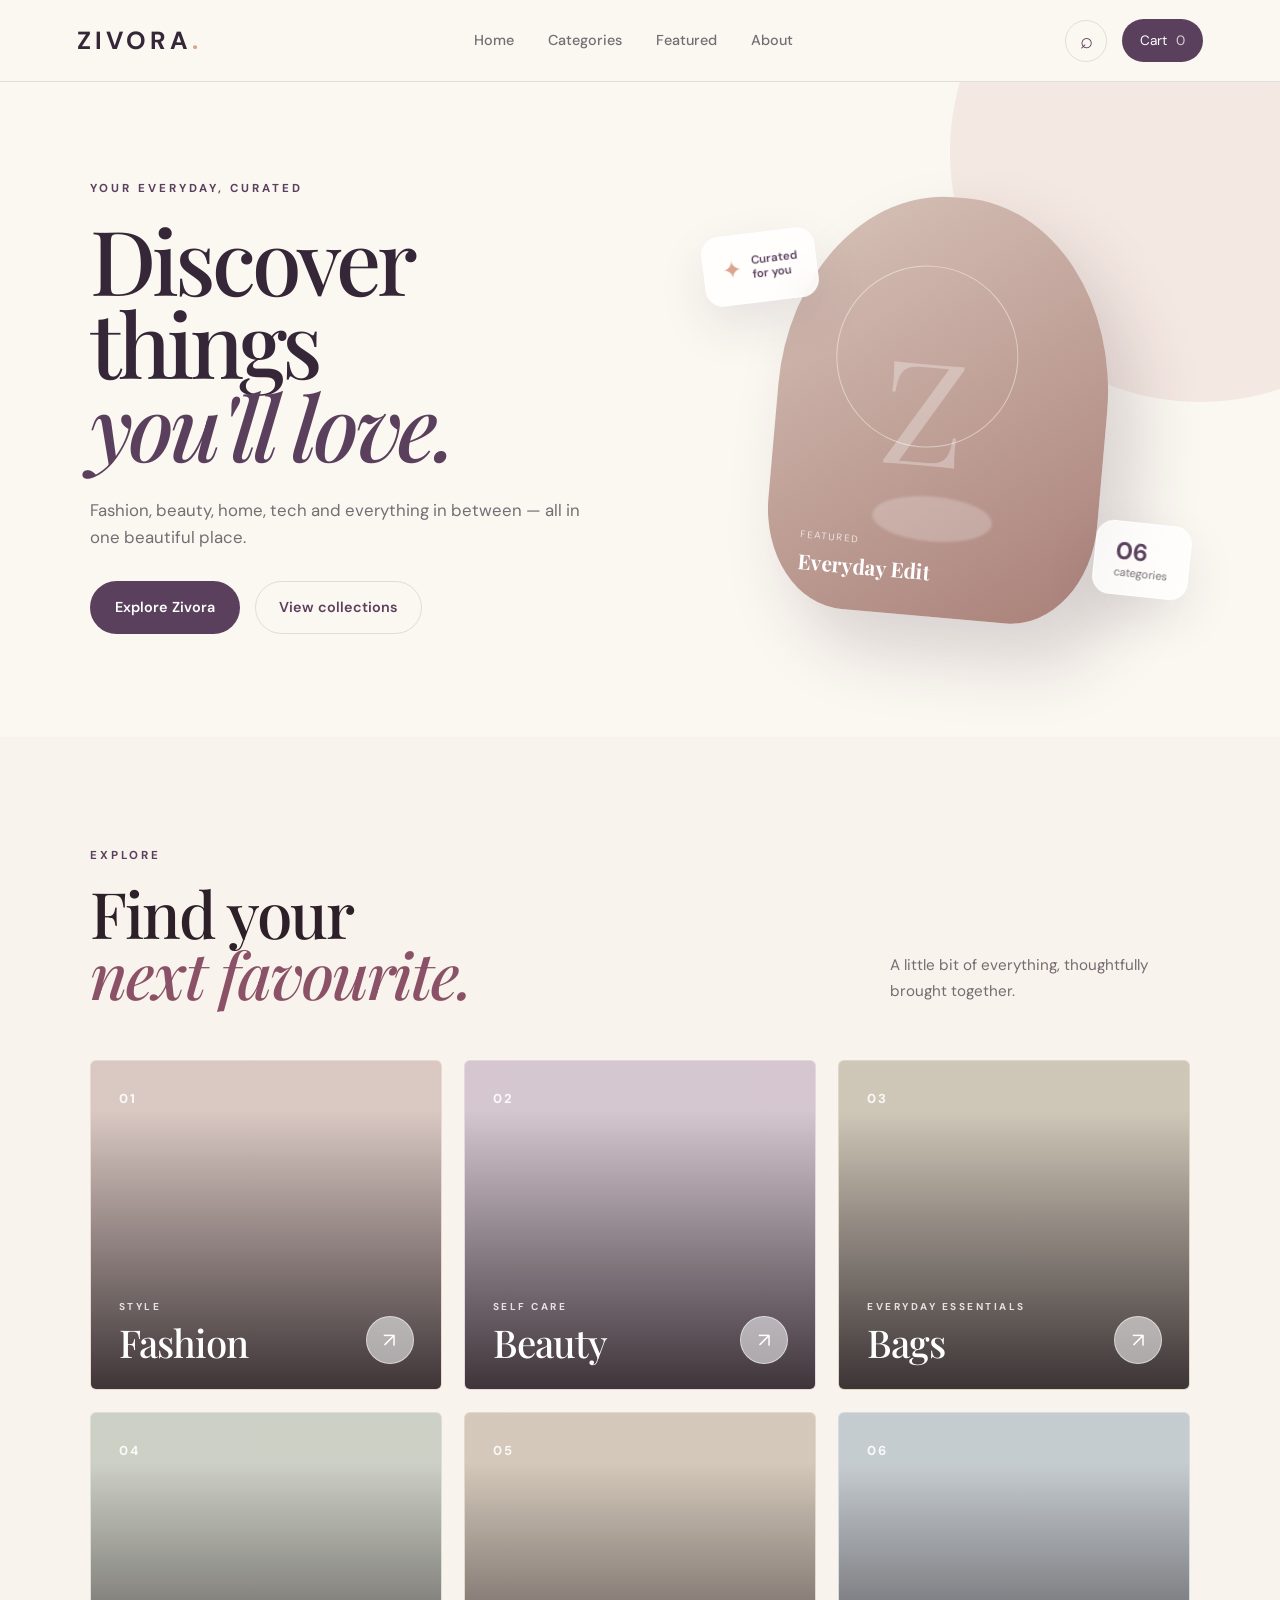
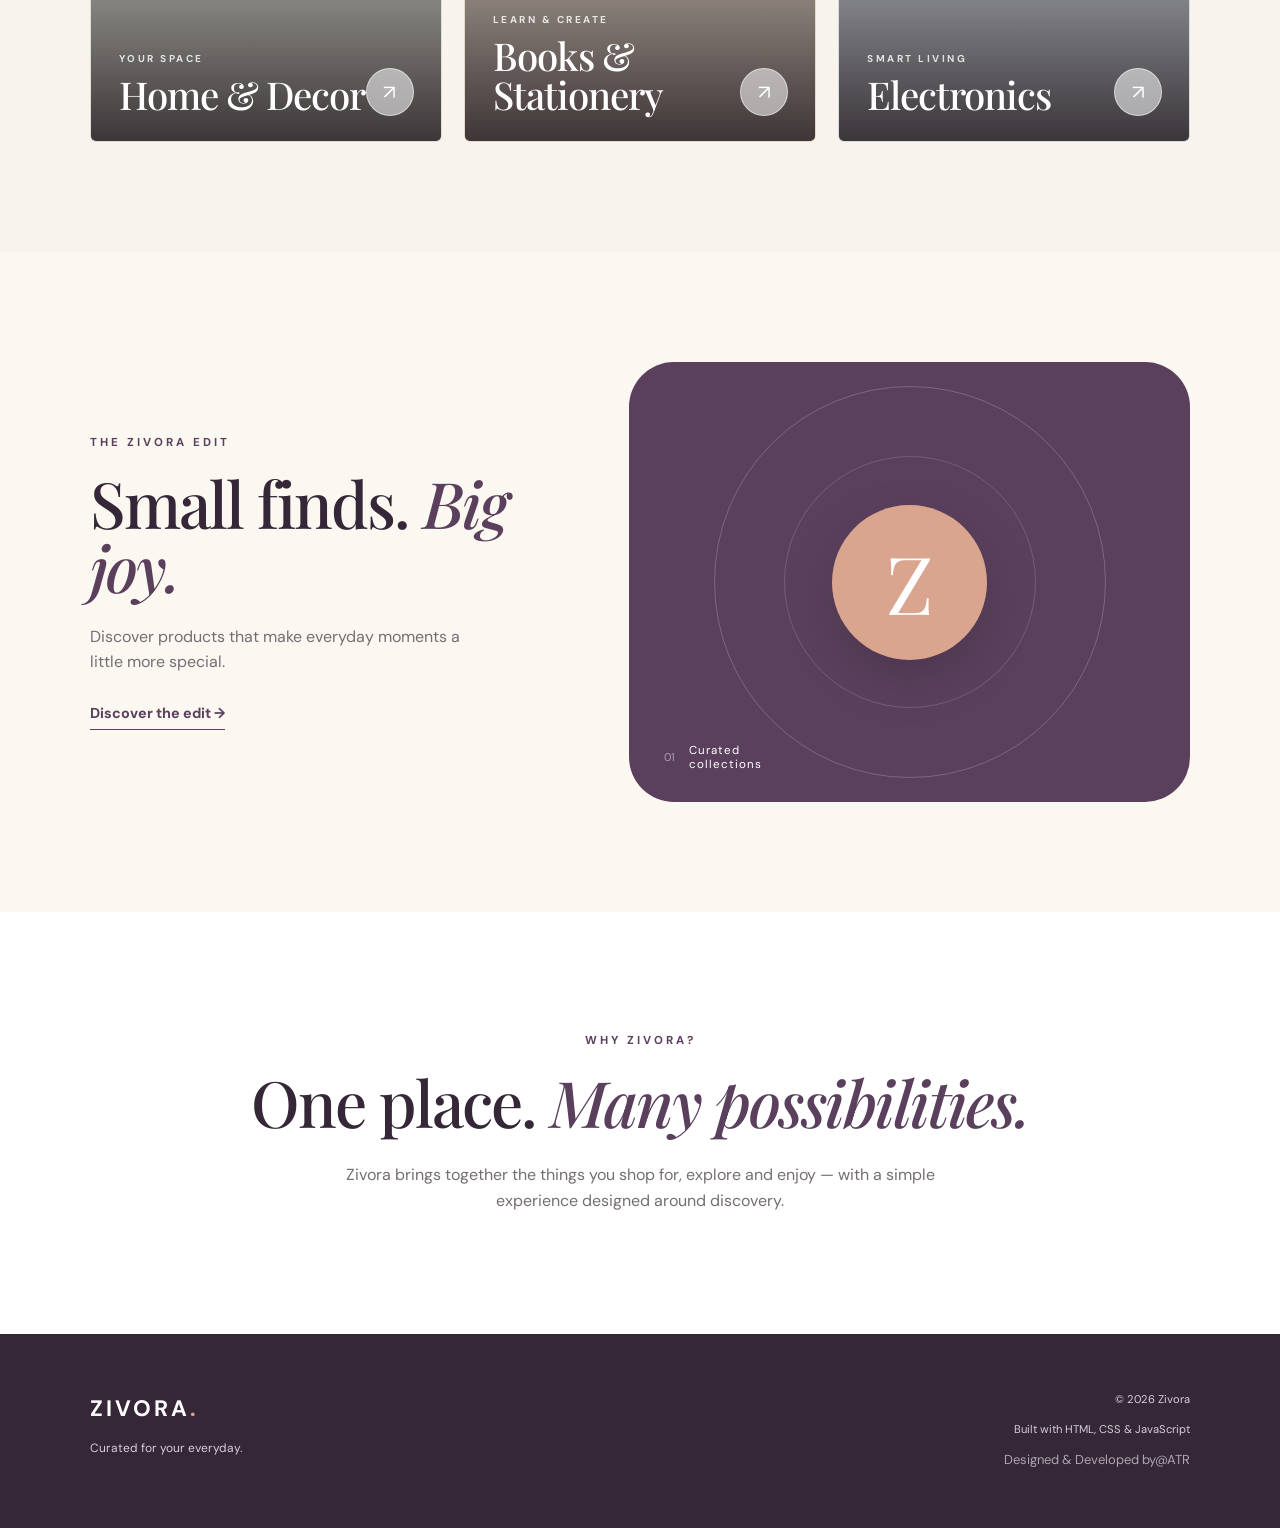
<file: index.html>
<!DOCTYPE html>
<html lang="en">

<head>
    <meta charset="UTF-8">
    <meta name="viewport" content="width=device-width, initial-scale=1.0">

    <title>Zivora | Curated For Your Everyday</title>

    <link rel="stylesheet" href="style.css">

    <style>

        /* =================================
           ZIVORA CATEGORY DASHBOARD
        ================================= */

        .categories-section {
            padding: 110px 7%;
            background: #f8f3ed;
        }

        .section-heading {
            display: flex;
            justify-content: space-between;
            align-items: flex-end;
            gap: 40px;
            margin-bottom: 55px;
        }

        .section-heading h2 {
            font-size: clamp(42px, 5vw, 72px);
            line-height: 0.95;
            font-weight: 500;
            color: #2d2028;
            margin: 12px 0 0;
        }

        .section-heading h2 span {
            display: block;
            color: #8b5267;
            font-style: italic;
        }

        .section-heading > p {
            max-width: 300px;
            color: #756b70;
            line-height: 1.7;
        }


        /* CATEGORY GRID */

        .category-grid {
            display: grid;
            grid-template-columns: repeat(3, 1fr);
            gap: 22px;
        }


        /* CATEGORY CARD */

        .category-card {
            position: relative;
            min-height: 330px;
            padding: 28px;

            display: flex;
            flex-direction: column;
            justify-content: space-between;

            overflow: hidden;
            isolation: isolate;

            color: #ffffff;
            text-decoration: none;

            border-radius: 6px;

            background-size: cover;
            background-position: center;

            transition:
                transform 0.45s ease,
                box-shadow 0.45s ease;
        }


        /* IMAGE OVERLAY */

        .category-card::before {
            content: "";
            position: absolute;
            inset: 0;

            background:
                linear-gradient(
                    180deg,
                    rgba(25, 17, 22, 0.08) 15%,
                    rgba(25, 17, 22, 0.82) 100%
                );

            z-index: -1;

            transition: 0.45s ease;
        }


        /* IMAGE ZOOM */

        .category-card::after {
            content: "";
            position: absolute;
            inset: 0;

            background: inherit;
            background-size: cover;
            background-position: center;

            z-index: -2;

            transition: transform 0.6s ease;
        }


        /* HOVER */

        .category-card:hover {
            transform: translateY(-8px);

            box-shadow:
                0 22px 45px rgba(50, 35, 42, 0.20);
        }

        .category-card:hover::after {
            transform: scale(1.08);
        }

        .category-card:hover::before {
            background:
                linear-gradient(
                    180deg,
                    rgba(25, 17, 22, 0.15) 10%,
                    rgba(25, 17, 22, 0.90) 100%
                );
        }


        /* NUMBER */

        .category-number {
            font-size: 13px;
            letter-spacing: 2px;
            opacity: 0.9;
        }


        /* CATEGORY TEXT */

        .category-card small {
            display: block;

            font-size: 10px;
            letter-spacing: 2.5px;

            margin-bottom: 8px;

            opacity: 0.82;
        }

        .category-card h3 {
            margin: 0;

            font-size: clamp(28px, 3vw, 42px);

            font-weight: 500;

            letter-spacing: -1px;
        }


        /* ARROW */

        .category-arrow {
            position: absolute;

            right: 27px;
            bottom: 25px;

            width: 48px;
            height: 48px;

            display: flex;
            align-items: center;
            justify-content: center;

            border: 1px solid rgba(255, 255, 255, 0.5);

            border-radius: 50%;

            font-size: 20px;

            transition:
                transform 0.4s ease,
                background 0.4s ease,
                color 0.4s ease;
        }

        .category-card:hover .category-arrow {
            transform: rotate(45deg);

            background: #ffffff;
            color: #2d2028;
        }


        /* =================================
           CATEGORY IMAGES
        ================================= */

        .fashion-card {
            background-image:
                url("https://images.unsplash.com/photo-1595777457583-95e059d581b8?auto=format&fit=crop&w=1000&q=85");
        }

        .beauty-card {
            background-image:
                url("https://images.unsplash.com/photo-1596462502278-27bfdc403348?auto=format&fit=crop&w=1000&q=85");
        }

        .accessories-card {
            background-image:
                url("https://images.unsplash.com/photo-1584917865442-de89df76afd3?auto=format&fit=crop&w=1000&q=85");
        }

        .home-card {
            background-image:
                url("https://images.unsplash.com/photo-1618221195710-dd6b41faaea6?auto=format&fit=crop&w=1000&q=85");
        }

        .books-card {
            background-image:
                url("https://images.unsplash.com/photo-1544947950-fa07a98d237f?auto=format&fit=crop&w=1000&q=85");
        }

        .tech-card {
            background-image:
                url("https://images.unsplash.com/photo-1593642632823-8f785ba67e45?auto=format&fit=crop&w=1000&q=85");
        }


        /* =================================
           CREATOR CREDIT
        ================================= */

        .creator-credit {
            margin-top: 10px;
            font-size: 13px;
            opacity: 0.75;
        }

        .creator-credit span {
            margin-left: 5px;
            color: #8b5267;
        }


        /* =================================
           RESPONSIVE
        ================================= */

        @media (max-width: 900px) {

            .category-grid {
                grid-template-columns: repeat(2, 1fr);
            }

            .section-heading {
                align-items: flex-start;
                flex-direction: column;
            }

        }


        @media (max-width: 600px) {

            .categories-section {
                padding: 75px 5%;
            }

            .category-grid {
                grid-template-columns: 1fr;
            }

            .category-card {
                min-height: 280px;
            }

            .section-heading h2 {
                font-size: 44px;
            }

        }

    </style>

</head>


<body>


    <!-- =================================
         NAVBAR
    ================================= -->

    <header class="navbar">

        <a href="index.html" class="logo">
            ZIVORA<span>.</span>
        </a>


        <nav class="nav-links">

            <a href="index.html">
                Home
            </a>

            <a href="#categories">
                Categories
            </a>

            <a href="#featured">
                Featured
            </a>

            <a href="#about">
                About
            </a>

        </nav>


        <div class="nav-actions">

            <button
                class="search-btn"
                aria-label="Search">

                ⌕

            </button>


            <a
                href="cart.html"
                class="cart-btn">

                Cart

                <span class="cart-count">
                    0
                </span>

            </a>

        </div>

    </header>



    <!-- =================================
         HERO SECTION
    ================================= -->

    <main>

        <section class="hero">


            <div class="hero-content">

                <p class="eyebrow">
                    YOUR EVERYDAY, CURATED
                </p>


                <h1>

                    Discover things

                    <span>
                        you'll love.
                    </span>

                </h1>


                <p class="hero-text">

                    Fashion, beauty, home, tech and everything
                    in between — all in one beautiful place.

                </p>


                <div class="hero-buttons">

                    <a
                        href="#categories"
                        class="primary-btn">

                        Explore Zivora

                    </a>


                    <a
                        href="#featured"
                        class="secondary-btn">

                        View collections

                    </a>

                </div>

            </div>



            <div class="hero-visual">


                <div class="floating-card card-one">

                    <span>
                        ✦
                    </span>


                    <p>

                        Curated
                        <br>
                        for you

                    </p>

                </div>



                <div class="hero-product">

                    <div class="product-shape"></div>


                    <div class="product-label">

                        <small>
                            FEATURED
                        </small>


                        <strong>
                            Everyday Edit
                        </strong>

                    </div>

                </div>



                <div class="floating-card card-two">

                    <strong>
                        06
                    </strong>


                    <span>
                        categories
                    </span>

                </div>

            </div>

        </section>



        <!-- =================================
             CATEGORY SECTION
        ================================= -->

        <section
            class="categories-section"
            id="categories">


            <div class="section-heading">


                <div>

                    <p class="eyebrow">
                        EXPLORE
                    </p>


                    <h2>

                        Find your

                        <span>
                            next favourite.
                        </span>

                    </h2>

                </div>


                <p>

                    A little bit of everything,
                    thoughtfully brought together.

                </p>

            </div>



            <div class="category-grid">


                <!-- 01 FASHION -->

                <a
                    href="fashion.html"
                    class="category-card fashion-card">


                    <span class="category-number">
                        01
                    </span>


                    <div>

                        <small>
                            STYLE
                        </small>


                        <h3>
                            Fashion
                        </h3>

                    </div>


                    <span class="category-arrow">
                        ↗
                    </span>

                </a>



                <!-- 02 BEAUTY -->

                <a
                    href="beauty.html"
                    class="category-card beauty-card">


                    <span class="category-number">
                        02
                    </span>


                    <div>

                        <small>
                            SELF CARE
                        </small>


                        <h3>
                            Beauty
                        </h3>

                    </div>


                    <span class="category-arrow">
                        ↗
                    </span>

                </a>



                <!-- 03 BAGS -->

                <a
                    href="bags.html"
                    class="category-card accessories-card">


                    <span class="category-number">
                        03
                    </span>


                    <div>

                        <small>
                            EVERYDAY ESSENTIALS
                        </small>


                        <h3>
                            Bags
                        </h3>

                    </div>


                    <span class="category-arrow">
                        ↗
                    </span>

                </a>



                <!-- 04 HOME & DECOR -->

                <a
                    href="home.html"
                    class="category-card home-card">


                    <span class="category-number">
                        04
                    </span>


                    <div>

                        <small>
                            YOUR SPACE
                        </small>


                        <h3>
                            Home & Decor
                        </h3>

                    </div>


                    <span class="category-arrow">
                        ↗
                    </span>

                </a>



                <!-- 05 BOOKS & STATIONERY -->

                <a
                    href="books.html"
                    class="category-card books-card">


                    <span class="category-number">
                        05
                    </span>


                    <div>

                        <small>
                            LEARN & CREATE
                        </small>


                        <h3>
                            Books & Stationery
                        </h3>

                    </div>


                    <span class="category-arrow">
                        ↗
                    </span>

                </a>



                <!-- 06 ELECTRONICS -->

                <a
                    href="electronics.html"
                    class="category-card tech-card">


                    <span class="category-number">
                        06
                    </span>


                    <div>

                        <small>
                            SMART LIVING
                        </small>


                        <h3>
                            Electronics
                        </h3>

                    </div>


                    <span class="category-arrow">
                        ↗
                    </span>

                </a>

            </div>

        </section>



        <!-- =================================
             FEATURED SECTION
        ================================= -->

        <section
            class="featured-section"
            id="featured">


            <div class="featured-text">

                <p class="eyebrow">
                    THE ZIVORA EDIT
                </p>


                <h2>

                    Small finds.

                    <span>
                        Big joy.
                    </span>

                </h2>


                <p>

                    Discover products that make everyday
                    moments a little more special.

                </p>


                <a
                    href="#"
                    class="text-link">

                    Discover the edit →

                </a>

            </div>



            <div class="featured-box">


                <div class="featured-circle">
                    Z
                </div>


                <div class="featured-caption">

                    <span>
                        01
                    </span>


                    <p>

                        Curated
                        <br>
                        collections

                    </p>

                </div>

            </div>

        </section>



        <!-- =================================
             ABOUT SECTION
        ================================= -->

        <section
            class="about-section"
            id="about">


            <p class="eyebrow">
                WHY ZIVORA?
            </p>


            <h2>

                One place.

                <span>
                    Many possibilities.
                </span>

            </h2>


            <p class="about-text">

                Zivora brings together the things you shop for,
                explore and enjoy — with a simple experience
                designed around discovery.

            </p>

        </section>

    </main>



    <!-- =================================
         FOOTER
    ================================= -->

    <footer class="footer">


        <div class="footer-brand">

            <h2>
                ZIVORA<span>.</span>
            </h2>


            <p>
                Curated for your everyday.
            </p>

        </div>



        <div class="footer-right">

            <p>
                © 2026 Zivora
            </p>


            <p>
                Built with HTML, CSS & JavaScript
            </p>


            <p class="creator-credit">

                Designed & Developed by@ATR

                

            </p>

        </div>

    </footer>



    <!-- JAVASCRIPT -->

    <script src="script.js"></script>

</body>

</html>
</file>
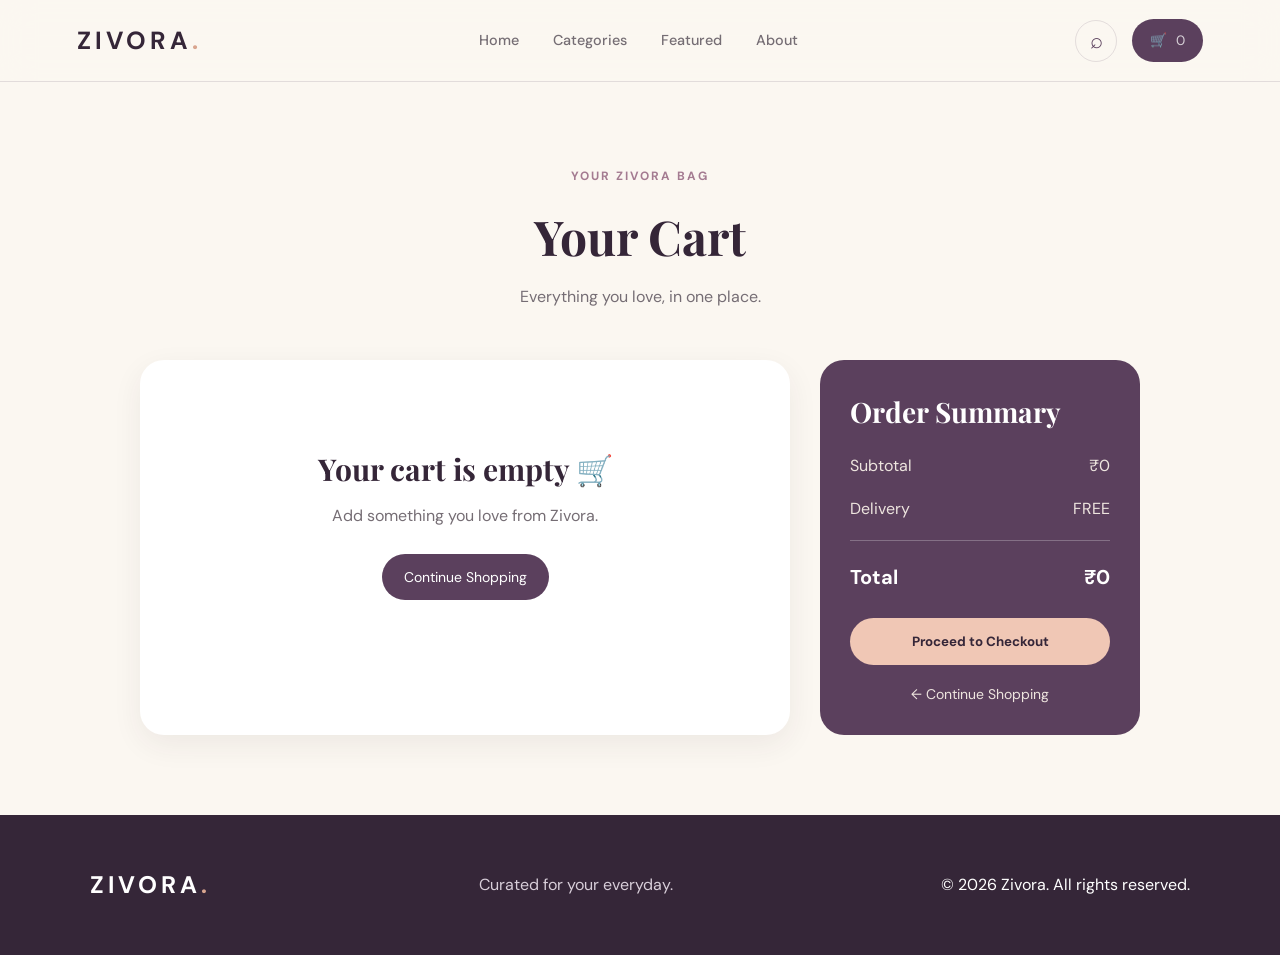
<file: cart.html>
<!DOCTYPE html>
<html lang="en">

<head>

    <meta charset="UTF-8">
    <meta name="viewport" content="width=device-width, initial-scale=1.0">

    <title>Zivora | Your Cart</title>

    <link rel="stylesheet" href="style.css">

    <style>

        /* =========================
           CART PAGE
        ========================= */

        .cart-page {
            min-height: 75vh;
            padding: 80px 7%;
            background: #fbf7f1;
        }


        /* =========================
           HEADER
        ========================= */

        .cart-header {
            text-align: center;
            margin-bottom: 50px;
        }

        .cart-header span {
            color: #a47b91;
            font-size: 12px;
            font-weight: 700;
            letter-spacing: 2px;
        }

        .cart-header h1 {
            font-family: "Playfair Display", serif;
            color: #352638;
            font-size: 48px;
            margin: 10px 0;
        }

        .cart-header p {
            color: #756d74;
        }


        /* =========================
           CART CONTAINER
        ========================= */

        .cart-container {
            max-width: 1000px;
            margin: auto;

            display: grid;
            grid-template-columns: 1fr 320px;

            gap: 30px;
        }


        /* =========================
           CART ITEMS
        ========================= */

        .cart-items {
            background: white;
            border-radius: 24px;
            padding: 25px;

            box-shadow:
                0 10px 30px rgba(53, 38, 56, 0.07);
        }


        /* =========================
           CART ITEM
        ========================= */

        .cart-item {
            display: flex;
            align-items: center;

            gap: 20px;

            padding: 20px 0;

            border-bottom: 1px solid #eee5df;
        }

        .cart-item:last-child {
            border-bottom: none;
        }


        .cart-item img {
            width: 100px;
            height: 120px;

            object-fit: cover;

            border-radius: 16px;
        }


        /* =========================
           CART DETAILS
        ========================= */

        .cart-details {
            flex: 1;
        }

        .cart-details h3 {
            color: #352638;

            margin: 7px 0;

            font-size: 18px;
        }

        .cart-details p {
            color: #756d74;

            margin: 0;
        }


        /* =========================
           QUANTITY
        ========================= */

        .quantity {
            display: flex;
            align-items: center;

            gap: 12px;

            margin-top: 12px;
        }

        .quantity button {
            width: 30px;
            height: 30px;

            border: 1px solid #ddd2cb;

            background: #fbf7f1;

            border-radius: 50%;

            cursor: pointer;

            font-size: 16px;

            color: #352638;

            transition: 0.2s;
        }

        .quantity button:hover {
            background: #5b405d;
            color: white;
        }

        .quantity span {
            font-weight: 600;
            color: #352638;
            min-width: 18px;
            text-align: center;
        }


        /* =========================
           REMOVE
        ========================= */

        .remove-btn {
            border: none;

            background: none;

            color: #a47b91;

            cursor: pointer;

            font-size: 13px;

            margin-top: 8px;

            padding: 0;
        }

        .remove-btn:hover {
            color: #352638;
        }


        /* =========================
           ITEM PRICE
        ========================= */

        .item-price {
            color: #352638;

            font-weight: 700;

            white-space: nowrap;
        }


        /* =========================
           EMPTY CART
        ========================= */

        .empty-cart {
            text-align: center;

            padding: 60px 20px;

            color: #756d74;
        }

        .empty-cart h2 {
            font-family: "Playfair Display", serif;

            color: #352638;

            font-size: 30px;

            margin-bottom: 10px;
        }

        .empty-cart p {
            margin-bottom: 25px;
        }

        .empty-cart a {
            display: inline-block;

            padding: 12px 22px;

            background: #5b405d;

            color: white;

            text-decoration: none;

            border-radius: 30px;

            font-size: 14px;
        }


        /* =========================
           SUMMARY
        ========================= */

        .summary {
            background: #5b405d;

            color: white;

            border-radius: 24px;

            padding: 30px;

            height: fit-content;

            position: sticky;

            top: 100px;
        }

        .summary h2 {
            font-family: "Playfair Display", serif;

            font-size: 28px;

            margin-top: 0;
        }


        .summary-row {
            display: flex;

            justify-content: space-between;

            margin: 18px 0;

            color: #eee5df;
        }


        .summary-total {
            border-top: 1px solid rgba(255,255,255,0.25);

            padding-top: 20px;

            display: flex;

            justify-content: space-between;

            font-size: 20px;

            font-weight: 700;
        }


        /* =========================
           CHECKOUT
        ========================= */

        .checkout-btn {
            width: 100%;

            margin-top: 25px;

            padding: 15px;

            border: none;

            border-radius: 50px;

            background: #f0c7b5;

            color: #352638;

            font-weight: 700;

            cursor: pointer;

            transition: 0.3s;
        }

        .checkout-btn:hover {
            transform: translateY(-3px);

            background: white;
        }


        /* =========================
           CONTINUE SHOPPING
        ========================= */

        .continue-shopping {
            display: block;

            text-align: center;

            margin-top: 18px;

            color: #eee5df;

            text-decoration: none;

            font-size: 14px;
        }

        .continue-shopping:hover {
            color: white;
        }


        /* =========================
           RESPONSIVE
        ========================= */

        @media (max-width: 800px) {

            .cart-container {
                grid-template-columns: 1fr;
            }

            .summary {
                position: static;
            }

            .cart-header h1 {
                font-size: 38px;
            }

        }


        @media (max-width: 550px) {

            .cart-page {
                padding: 60px 5%;
            }

            .cart-item {
                align-items: flex-start;
            }

            .cart-item img {
                width: 85px;
                height: 105px;
            }

            .item-price {
                font-size: 14px;
            }

        }

    </style>

</head>


<body>


    <!-- =========================
         NAVBAR
    ========================= -->

    <nav class="navbar">

        <div class="logo">
            ZIVORA<span>.</span>
        </div>


        <div class="nav-links">

            <a href="index.html">
                Home
            </a>

            <a href="index.html#categories">
                Categories
            </a>

            <a href="index.html#featured">
                Featured
            </a>

            <a href="index.html#about">
                About
            </a>

        </div>


        <div class="nav-actions">

            <button class="search-btn">
                ⌕
            </button>


            <a href="cart.html" class="cart-btn">

                🛒

                <span class="cart-count">
                    0
                </span>

            </a>

        </div>

    </nav>



    <!-- =========================
         CART
    ========================= -->

    <main class="cart-page">


        <!-- HEADER -->

        <div class="cart-header">

            <span>
                YOUR ZIVORA BAG
            </span>

            <h1>
                Your Cart
            </h1>

            <p>
                Everything you love, in one place.
            </p>

        </div>



        <div class="cart-container">


            <!-- =========================
                 CART ITEMS
            ========================= -->

            <div
                class="cart-items"
                id="cart-items"
            >

                <!--
                    JavaScript will automatically
                    add cart products here.
                -->

            </div>



            <!-- =========================
                 SUMMARY
            ========================= -->

            <aside class="summary">

                <h2>
                    Order Summary
                </h2>


                <div class="summary-row">

                    <span>
                        Subtotal
                    </span>

                    <span id="cart-subtotal">
                        ₹0
                    </span>

                </div>


                <div class="summary-row">

                    <span>
                        Delivery
                    </span>

                    <span>
                        FREE
                    </span>

                </div>


                <div class="summary-total">

                    <span>
                        Total
                    </span>

                    <span id="cart-total">
                        ₹0
                    </span>

                </div>


                <button
                    class="checkout-btn"
                    onclick="window.location.href='checkout.html'"
                >
                    Proceed to Checkout
                </button>


                <a
                    href="fashion.html"
                    class="continue-shopping"
                >
                    ← Continue Shopping
                </a>

            </aside>


        </div>

    </main>



    <!-- =========================
         FOOTER
    ========================= -->

    <footer class="footer">

        <div class="footer-logo">
            ZIVORA<span>.</span>
        </div>

        <p>
            Curated for your everyday.
        </p>

        <div class="footer-bottom">
            © 2026 Zivora. All rights reserved.
        </div>

    </footer>



    <!-- =========================
         JAVASCRIPT
    ========================= -->

    <script src="script.js"></script>


</body>

</html>
</file>
<file: style.css>
/* =========================================
   ZIVORA — GLOBAL
========================================= */

@import url('https://fonts.googleapis.com/css2?family=DM+Sans:wght@400;500;600;700&family=Playfair+Display:ital,wght@0,500;0,600;1,500;1,600&display=swap');

:root {
    --ivory: #fbf7f1;
    --cream: #f3eadf;
    --plum: #5b405d;
    --plum-dark: #352638;
    --peach: #d9a58f;
    --rose: #ead5cf;
    --sage: #a8b19b;
    --charcoal: #29252a;
    --muted: #756d74;
    --white: #ffffff;
    --border: rgba(91, 64, 93, 0.15);
    --shadow: 0 20px 50px rgba(53, 38, 56, 0.10);
    --radius: 28px;
}

* {
    margin: 0;
    padding: 0;
    box-sizing: border-box;
}

html {
    scroll-behavior: smooth;
}

body {
    background: var(--ivory);
    color: var(--charcoal);
    font-family: "DM Sans", sans-serif;
    line-height: 1.6;
    overflow-x: hidden;
}

a {
    color: inherit;
    text-decoration: none;
}

button {
    font-family: inherit;
    cursor: pointer;
}

::selection {
    background: var(--plum);
    color: var(--white);
}


/* =========================================
   NAVBAR
========================================= */

.navbar {
    width: 100%;
    height: 82px;
    padding: 0 6%;
    display: flex;
    align-items: center;
    justify-content: space-between;
    border-bottom: 1px solid var(--border);
    background: rgba(251, 247, 241, 0.88);
    backdrop-filter: blur(16px);
    position: sticky;
    top: 0;
    z-index: 100;
}

.logo {
    font-size: 1.55rem;
    font-weight: 700;
    letter-spacing: 4px;
    color: var(--plum-dark);
}

.logo span,
.footer-brand span {
    color: var(--peach);
}

.nav-links {
    display: flex;
    gap: 34px;
}

.nav-links a {
    position: relative;
    color: var(--muted);
    font-size: 0.9rem;
    font-weight: 500;
    transition: 0.3s ease;
}

.nav-links a::after {
    content: "";
    position: absolute;
    left: 0;
    bottom: -7px;
    width: 0;
    height: 2px;
    background: var(--plum);
    transition: 0.3s ease;
}

.nav-links a:hover {
    color: var(--plum);
}

.nav-links a:hover::after {
    width: 100%;
}

.nav-actions {
    display: flex;
    align-items: center;
    gap: 15px;
}

.search-btn {
    width: 42px;
    height: 42px;
    border: 1px solid var(--border);
    border-radius: 50%;
    background: transparent;
    color: var(--plum);
    font-size: 1.4rem;
    transition: 0.3s ease;
}

.search-btn:hover {
    background: var(--plum);
    color: white;
    transform: rotate(-8deg);
}

.cart-btn {
    padding: 11px 18px;
    border-radius: 30px;
    background: var(--plum);
    color: white;
    font-size: 0.85rem;
    transition: 0.3s ease;
}

.cart-btn span {
    margin-left: 5px;
    opacity: 0.75;
}

.cart-btn:hover {
    background: var(--plum-dark);
    transform: translateY(-2px);
}


/* =========================================
   HERO
========================================= */

.hero {
    min-height: 650px;
    padding: 75px 7% 80px;
    display: grid;
    grid-template-columns: 1fr 0.9fr;
    gap: 50px;
    align-items: center;
    position: relative;
    overflow: hidden;
}

.hero::before {
    content: "";
    position: absolute;
    width: 500px;
    height: 500px;
    background: var(--rose);
    border-radius: 50%;
    right: -170px;
    top: -180px;
    opacity: 0.45;
}

.hero-content {
    position: relative;
    z-index: 2;
    max-width: 650px;
    animation: fadeUp 0.9s ease forwards;
}

.eyebrow {
    color: var(--plum);
    font-size: 0.72rem;
    font-weight: 700;
    letter-spacing: 3px;
    margin-bottom: 18px;
}

.hero h1 {
    font-family: "Playfair Display", serif;
    font-size: clamp(4rem, 7vw, 7.3rem);
    line-height: 0.93;
    font-weight: 500;
    letter-spacing: -4px;
    color: var(--plum-dark);
}

.hero h1 span {
    display: block;
    color: var(--plum);
    font-style: italic;
}

.hero-text {
    max-width: 490px;
    margin: 30px 0;
    color: var(--muted);
    font-size: 1.05rem;
}

.hero-buttons {
    display: flex;
    align-items: center;
    gap: 15px;
    flex-wrap: wrap;
}

.primary-btn {
    padding: 15px 25px;
    background: var(--plum);
    color: white;
    border-radius: 40px;
    font-size: 0.9rem;
    font-weight: 600;
    transition: 0.35s ease;
}

.primary-btn:hover {
    background: var(--plum-dark);
    transform: translateY(-4px);
    box-shadow: 0 12px 25px rgba(91, 64, 93, 0.2);
}

.secondary-btn {
    padding: 14px 23px;
    border: 1px solid var(--border);
    border-radius: 40px;
    color: var(--plum);
    font-size: 0.9rem;
    font-weight: 600;
    transition: 0.35s ease;
}

.secondary-btn:hover {
    background: var(--rose);
    transform: translateY(-3px);
}


/* =========================================
   HERO VISUAL
========================================= */

.hero-visual {
    min-height: 500px;
    position: relative;
    display: flex;
    justify-content: center;
    align-items: center;
}

.hero-product {
    width: 330px;
    height: 420px;
    background:
        linear-gradient(
            145deg,
            #d8c4ba,
            #a98078
        );
    border-radius: 48% 48% 25% 25%;
    transform: rotate(5deg);
    box-shadow: 30px 35px 70px rgba(53, 38, 56, 0.18);
    position: relative;
    overflow: hidden;
    animation: floatProduct 5s ease-in-out infinite;
}

.hero-product::before {
    content: "";
    position: absolute;
    width: 180px;
    height: 180px;
    border: 1px solid rgba(255,255,255,0.45);
    border-radius: 50%;
    left: 55px;
    top: 70px;
}

.hero-product::after {
    content: "Z";
    position: absolute;
    font-family: "Playfair Display", serif;
    font-size: 9rem;
    color: rgba(255,255,255,0.3);
    left: 105px;
    top: 95px;
}

.product-shape {
    position: absolute;
    width: 120px;
    height: 45px;
    background: rgba(255,255,255,0.22);
    border-radius: 50%;
    left: 105px;
    bottom: 75px;
    filter: blur(1px);
}

.product-label {
    position: absolute;
    left: 35px;
    bottom: 28px;
    color: white;
    display: flex;
    flex-direction: column;
    gap: 2px;
}

.product-label small {
    font-size: 0.6rem;
    letter-spacing: 2px;
    opacity: 0.75;
}

.product-label strong {
    font-family: "Playfair Display", serif;
    font-size: 1.3rem;
}

.floating-card {
    position: absolute;
    background: rgba(255,255,255,0.8);
    backdrop-filter: blur(15px);
    border: 1px solid rgba(255,255,255,0.9);
    box-shadow: var(--shadow);
    border-radius: 18px;
    z-index: 3;
}

.card-one {
    left: 2%;
    top: 15%;
    padding: 15px 18px;
    display: flex;
    align-items: center;
    gap: 10px;
    transform: rotate(-7deg);
    animation: floatingOne 4s ease-in-out infinite;
}

.card-one span {
    color: var(--peach);
    font-size: 1.5rem;
}

.card-one p {
    color: var(--plum);
    font-size: 0.72rem;
    line-height: 1.2;
    font-weight: 600;
}

.card-two {
    right: 0;
    bottom: 12%;
    padding: 15px 20px;
    transform: rotate(6deg);
    display: flex;
    flex-direction: column;
    line-height: 1.2;
    animation: floatingTwo 4.5s ease-in-out infinite;
}

.card-two strong {
    color: var(--plum);
    font-size: 1.5rem;
}

.card-two span {
    color: var(--muted);
    font-size: 0.7rem;
}


/* =========================================
   CATEGORIES
========================================= */

.categories-section {
    padding: 110px 7%;
    background: var(--white);
}

.section-heading {
    display: flex;
    align-items: end;
    justify-content: space-between;
    gap: 40px;
    margin-bottom: 50px;
}

.section-heading h2,
.about-section h2,
.featured-text h2 {
    font-family: "Playfair Display", serif;
    font-size: clamp(2.8rem, 5vw, 5rem);
    line-height: 1;
    font-weight: 500;
    color: var(--plum-dark);
    letter-spacing: -2px;
}

.section-heading h2 span,
.featured-text h2 span,
.about-section h2 span {
    color: var(--plum);
    font-style: italic;
}

.section-heading > p {
    max-width: 310px;
    color: var(--muted);
    font-size: 0.95rem;
}


/* =========================================
   CATEGORY GRID
========================================= */

.category-grid {
    display: grid;
    grid-template-columns: repeat(4, 1fr);
    gap: 15px;
}

.category-card {
    min-height: 220px;
    padding: 22px;
    border-radius: var(--radius);
    position: relative;
    overflow: hidden;
    display: flex;
    flex-direction: column;
    justify-content: space-between;
    transition: 0.45s ease;
    border: 1px solid transparent;
}

.category-card:hover {
    transform: translateY(-8px);
    box-shadow: var(--shadow);
}

.category-card:nth-child(3),
.category-card:nth-child(4) {
    min-height: 260px;
}

.category-number {
    font-size: 0.68rem;
    font-weight: 700;
    letter-spacing: 2px;
    opacity: 0.55;
}

.category-card small {
    font-size: 0.58rem;
    letter-spacing: 2px;
    font-weight: 700;
    opacity: 0.7;
}

.category-card h3 {
    margin-top: 4px;
    font-family: "Playfair Display", serif;
    font-size: 1.75rem;
    line-height: 1;
}

.category-arrow {
    position: absolute;
    right: 22px;
    bottom: 20px;
    width: 38px;
    height: 38px;
    border-radius: 50%;
    display: grid;
    place-items: center;
    background: rgba(255,255,255,0.55);
    font-size: 1.1rem;
    transition: 0.3s ease;
}

.category-card:hover .category-arrow {
    transform: rotate(45deg);
    background: var(--plum);
    color: white;
}


/* Individual category colors */

.fashion-card {
    background: #ead8d1;
    color: #573f45;
}

.beauty-card {
    background: #e5d6df;
    color: #594052;
}

.accessories-card {
    background: #ded6c5;
    color: #504937;
}

.home-card {
    background: #dce0d4;
    color: #475044;
}

.books-card {
    background: #e4d8c8;
    color: #574a3e;
}

.tech-card {
    background: #d4dce0;
    color: #3f4b50;
}

.plants-card {
    background: #d5dfd0;
    color: #40513f;
}

.gifts-card {
    background: #e6d1cf;
    color: #583f40;
}

.kids-card {
    background: #e7dfc8;
    color: #59513a;
}

.pet-card {
    background: #ded5cc;
    color: #4e4741;
}

.travel-card {
    background: #d4dcda;
    color: #3e4b48;
}

.fitness-card {
    background: #d8d6df;
    color: #484255;
}


/* =========================================
   FEATURED
========================================= */

.featured-section {
    padding: 110px 7%;
    display: grid;
    grid-template-columns: 0.9fr 1.1fr;
    gap: 80px;
    align-items: center;
    background: var(--ivory);
}

.featured-text {
    max-width: 500px;
}

.featured-text > p:not(.eyebrow) {
    margin: 25px 0;
    color: var(--muted);
    max-width: 390px;
}

.text-link {
    display: inline-block;
    color: var(--plum);
    font-size: 0.9rem;
    font-weight: 700;
    border-bottom: 1px solid var(--plum);
    padding-bottom: 4px;
    transition: 0.3s ease;
}

.text-link:hover {
    letter-spacing: 1px;
}

.featured-box {
    min-height: 440px;
    border-radius: 45px;
    background: var(--plum);
    position: relative;
    overflow: hidden;
    display: flex;
    align-items: center;
    justify-content: center;
}

.featured-box::before {
    content: "";
    position: absolute;
    width: 390px;
    height: 390px;
    border: 1px solid rgba(255,255,255,0.2);
    border-radius: 50%;
}

.featured-box::after {
    content: "";
    position: absolute;
    width: 250px;
    height: 250px;
    border: 1px solid rgba(255,255,255,0.15);
    border-radius: 50%;
}

.featured-circle {
    width: 155px;
    height: 155px;
    border-radius: 50%;
    background: var(--peach);
    color: white;
    display: grid;
    place-items: center;
    font-family: "Playfair Display", serif;
    font-size: 5rem;
    position: relative;
    z-index: 2;
    box-shadow: 0 20px 50px rgba(0,0,0,0.15);
}

.featured-caption {
    position: absolute;
    left: 35px;
    bottom: 30px;
    display: flex;
    gap: 14px;
    align-items: center;
    color: white;
    z-index: 3;
}

.featured-caption span {
    opacity: 0.5;
    font-size: 0.7rem;
}

.featured-caption p {
    font-size: 0.72rem;
    line-height: 1.2;
    letter-spacing: 1px;
}


/* =========================================
   ABOUT
========================================= */

.about-section {
    padding: 120px 7%;
    text-align: center;
    background: var(--white);
}

.about-section .eyebrow {
    margin-bottom: 20px;
}

.about-section h2 {
    max-width: 850px;
    margin: auto;
}

.about-text {
    max-width: 620px;
    margin: 28px auto 0;
    color: var(--muted);
}


/* =========================================
   FOOTER
========================================= */

.footer {
    padding: 45px 7%;
    background: var(--plum-dark);
    color: white;
    display: flex;
    align-items: center;
    justify-content: space-between;
    gap: 30px;
}

.footer-brand h2 {
    font-size: 1.4rem;
    letter-spacing: 3px;
}

.footer-brand p {
    margin-top: 5px;
    color: rgba(255,255,255,0.6);
    font-size: 0.75rem;
}

.footer-right {
    text-align: right;
    color: rgba(255,255,255,0.55);
    font-size: 0.7rem;
}


/* =========================================
   ANIMATIONS
========================================= */

@keyframes fadeUp {
    from {
        opacity: 0;
        transform: translateY(30px);
    }

    to {
        opacity: 1;
        transform: translateY(0);
    }
}

@keyframes floatProduct {
    0%, 100% {
        transform: rotate(5deg) translateY(0);
    }

    50% {
        transform: rotate(2deg) translateY(-12px);
    }
}

@keyframes floatingOne {
    0%, 100% {
        transform: rotate(-7deg) translateY(0);
    }

    50% {
        transform: rotate(-4deg) translateY(-10px);
    }
}

@keyframes floatingTwo {
    0%, 100% {
        transform: rotate(6deg) translateY(0);
    }

    50% {
        transform: rotate(3deg) translateY(-8px);
    }
}


/* =========================================
   RESPONSIVE — TABLET
========================================= */

@media (max-width: 1000px) {

    .nav-links {
        gap: 18px;
    }

    .hero {
        grid-template-columns: 1fr;
        text-align: center;
    }

    .hero-content {
        margin: auto;
    }

    .hero-text {
        margin-left: auto;
        margin-right: auto;
    }

    .hero-buttons {
        justify-content: center;
    }

    .hero-visual {
        min-height: 470px;
    }

    .category-grid {
        grid-template-columns: repeat(2, 1fr);
    }

    .featured-section {
        grid-template-columns: 1fr;
        gap: 50px;
    }

    .featured-text {
        margin: auto;
        text-align: center;
    }

    .featured-text > p {
        margin-left: auto;
        margin-right: auto;
    }

}


/* =========================================
   RESPONSIVE — MOBILE
========================================= */

@media (max-width: 700px) {

    .navbar {
        height: 70px;
        padding: 0 5%;
    }

    .nav-links {
        display: none;
    }

    .logo {
        font-size: 1.25rem;
    }

    .search-btn {
        width: 38px;
        height: 38px;
    }

    .cart-btn {
        padding: 9px 13px;
    }

    .hero {
        padding: 60px 6% 70px;
        min-height: auto;
    }

    .hero h1 {
        font-size: clamp(3.2rem, 16vw, 5rem);
        letter-spacing: -2px;
    }

    .hero-text {
        font-size: 0.92rem;
    }

    .hero-visual {
        min-height: 400px;
    }

    .hero-product {
        width: 250px;
        height: 330px;
    }

    .hero-product::after {
        left: 80px;
        top: 70px;
        font-size: 7rem;
    }

    .card-one {
        left: 0;
        top: 12%;
    }

    .card-two {
        right: 0;
        bottom: 8%;
    }

    .categories-section,
    .featured-section,
    .about-section {
        padding: 80px 6%;
    }

    .section-heading {
        display: block;
    }

    .section-heading > p {
        margin-top: 20px;
    }

    .category-grid {
        grid-template-columns: 1fr;
    }

    .category-card,
    .category-card:nth-child(3),
    .category-card:nth-child(4) {
        min-height: 190px;
    }

    .category-card h3 {
        font-size: 1.6rem;
    }

    .featured-box {
        min-height: 350px;
    }

    .featured-circle {
        width: 125px;
        height: 125px;
        font-size: 4rem;
    }

    .footer {
        padding: 35px 6%;
        flex-direction: column;
        align-items: flex-start;
    }

    .footer-right {
        text-align: left;
    }

}


/* =========================================
   SMALL MOBILE
========================================= */

@media (max-width: 420px) {

    .nav-actions {
        gap: 8px;
    }

    .search-btn {
        display: none;
    }

    .hero {
        padding-top: 45px;
    }

    .hero-visual {
        min-height: 350px;
    }

    .hero-product {
        width: 220px;
        height: 290px;
    }

    .card-one {
        transform: scale(0.85) rotate(-7deg);
        left: -12px;
    }

    .card-two {
        transform: scale(0.85) rotate(6deg);
        right: -12px;
    }

    .section-heading h2,
    .featured-text h2,
    .about-section h2 {
        font-size: 2.7rem;
    }

}
/* ============================= */
/* FASHION PAGE */
/* ============================= */

.category-hero {
    padding: 90px 7% 70px;
    background: var(--ivory);
    border-top: 1px solid rgba(53, 38, 56, 0.08);
}

.category-hero-content {
    max-width: 850px;
}

.category-hero h1 {
    font-family: "Playfair Display", serif;
    font-size: clamp(3.5rem, 7vw, 6.5rem);
    line-height: 0.95;
    color: var(--plum-dark);
    margin: 18px 0 25px;
}

.category-hero h1 span {
    color: var(--peach);
}

.category-hero-content > p:last-child {
    max-width: 620px;
    color: var(--muted);
    font-size: 1.05rem;
    line-height: 1.8;
}


/* PRODUCTS */

.products-section {
    padding: 80px 7%;
    background: var(--ivory);
}

.section-heading {
    display: flex;
    justify-content: space-between;
    align-items: end;
    margin-bottom: 45px;
}

.section-heading h2 {
    font-family: "Playfair Display", serif;
    font-size: clamp(2.8rem, 5vw, 4.5rem);
    color: var(--plum-dark);
    margin-top: 8px;
}

.product-count {
    color: var(--muted);
}


/* PRODUCT GRID */

.product-grid {
    display: grid;
    grid-template-columns: repeat(3, 1fr);
    gap: 30px;
}


/* PRODUCT CARD */

.product-card {
    background: #fff;
    border-radius: 24px;
    overflow: hidden;
    transition: transform 0.35s ease, box-shadow 0.35s ease;
}

.product-card:hover {
    transform: translateY(-8px);
    box-shadow: 0 20px 45px rgba(53, 38, 56, 0.12);
}


/* PRODUCT IMAGE */

.product-image img {
    width: 100%;
    height: 100%;
    object-fit: cover;
    display: block;
    transition: transform 0.5s ease;
}


.product-card:hover .product-image img {
    transform: scale(1.05);
}
/* Dress visual placeholders */

.dress-one {
    background:
        linear-gradient(145deg, #e9c8c4, #f4ddd4);
}

.dress-two {
    background:
        linear-gradient(145deg, #eee5d8, #d9c4b3);
}

.dress-three {
    background:
        linear-gradient(145deg, #e7ddd2, #c9b6a4);
}

.dress-four {
    background:
        linear-gradient(145deg, #c9d0bd, #9fae91);
}

.dress-five {
    background:
        linear-gradient(145deg, #d8c3c8, #b18d9c);
}

.dress-six {
    background:
        linear-gradient(145deg, #e2b9b0, #c8877c);
}


/* BADGE */

.product-badge {
    position: absolute;
    top: 18px;
    left: 18px;

    background: var(--plum-dark);
    color: white;

    padding: 8px 13px;
    border-radius: 50px;

    font-size: 0.7rem;
    letter-spacing: 1.5px;
}


/* PRODUCT INFO */

.product-info {
    padding: 22px;
}

.product-category {
    color: var(--muted);
    font-size: 0.8rem;
    text-transform: uppercase;
    letter-spacing: 1.5px;
    margin-bottom: 8px;
}

.product-info h3 {
    color: var(--charcoal);
    font-size: 1.15rem;
    margin-bottom: 20px;
}

.product-bottom {
    display: flex;
    justify-content: space-between;
    align-items: center;
}

.price {
    color: var(--plum);
    font-weight: 700;
    font-size: 1.05rem;
}


/* ADD BUTTON */

.add-btn {
    width: 40px;
    height: 40px;

    border: none;
    border-radius: 50%;

    background: var(--plum);
    color: white;

    font-size: 1.4rem;
    cursor: pointer;

    transition: 0.3s ease;
}

.add-btn:hover {
    background: var(--plum-dark);
    transform: rotate(90deg);
}


/* BACK */

.back-section {
    padding: 20px 7% 70px;
    background: var(--ivory);
}

.back-link {
    color: var(--plum);
    text-decoration: none;
    font-weight: 600;
}

.back-link:hover {
    color: var(--peach);
}


/* FOOTER */

.footer {
    padding: 45px 7%;
    background: var(--plum-dark);
    color: white;
}

.footer-logo {
    font-size: 1.5rem;
    font-weight: 700;
    letter-spacing: 4px;
}

.footer-logo span {
    color: var(--peach);
}

.footer p {
    margin: 12px 0;
    color: #d8ced9;
}

.footer small {
    color: #aaa0aa;
}


/* RESPONSIVE */

@media (max-width: 900px) {

    .product-grid {
        grid-template-columns: repeat(2, 1fr);
    }

    .product-image {
        height: 360px;
    }

}


@media (max-width: 600px) {

    .category-hero {
        padding: 65px 6% 50px;
    }

    .products-section {
        padding: 60px 6%;
    }

    .section-heading {
        align-items: start;
        flex-direction: column;
        gap: 10px;
    }

    .product-grid {
        grid-template-columns: 1fr;
    }

    .product-image {
        height: 420px;
    }

}
</file>
